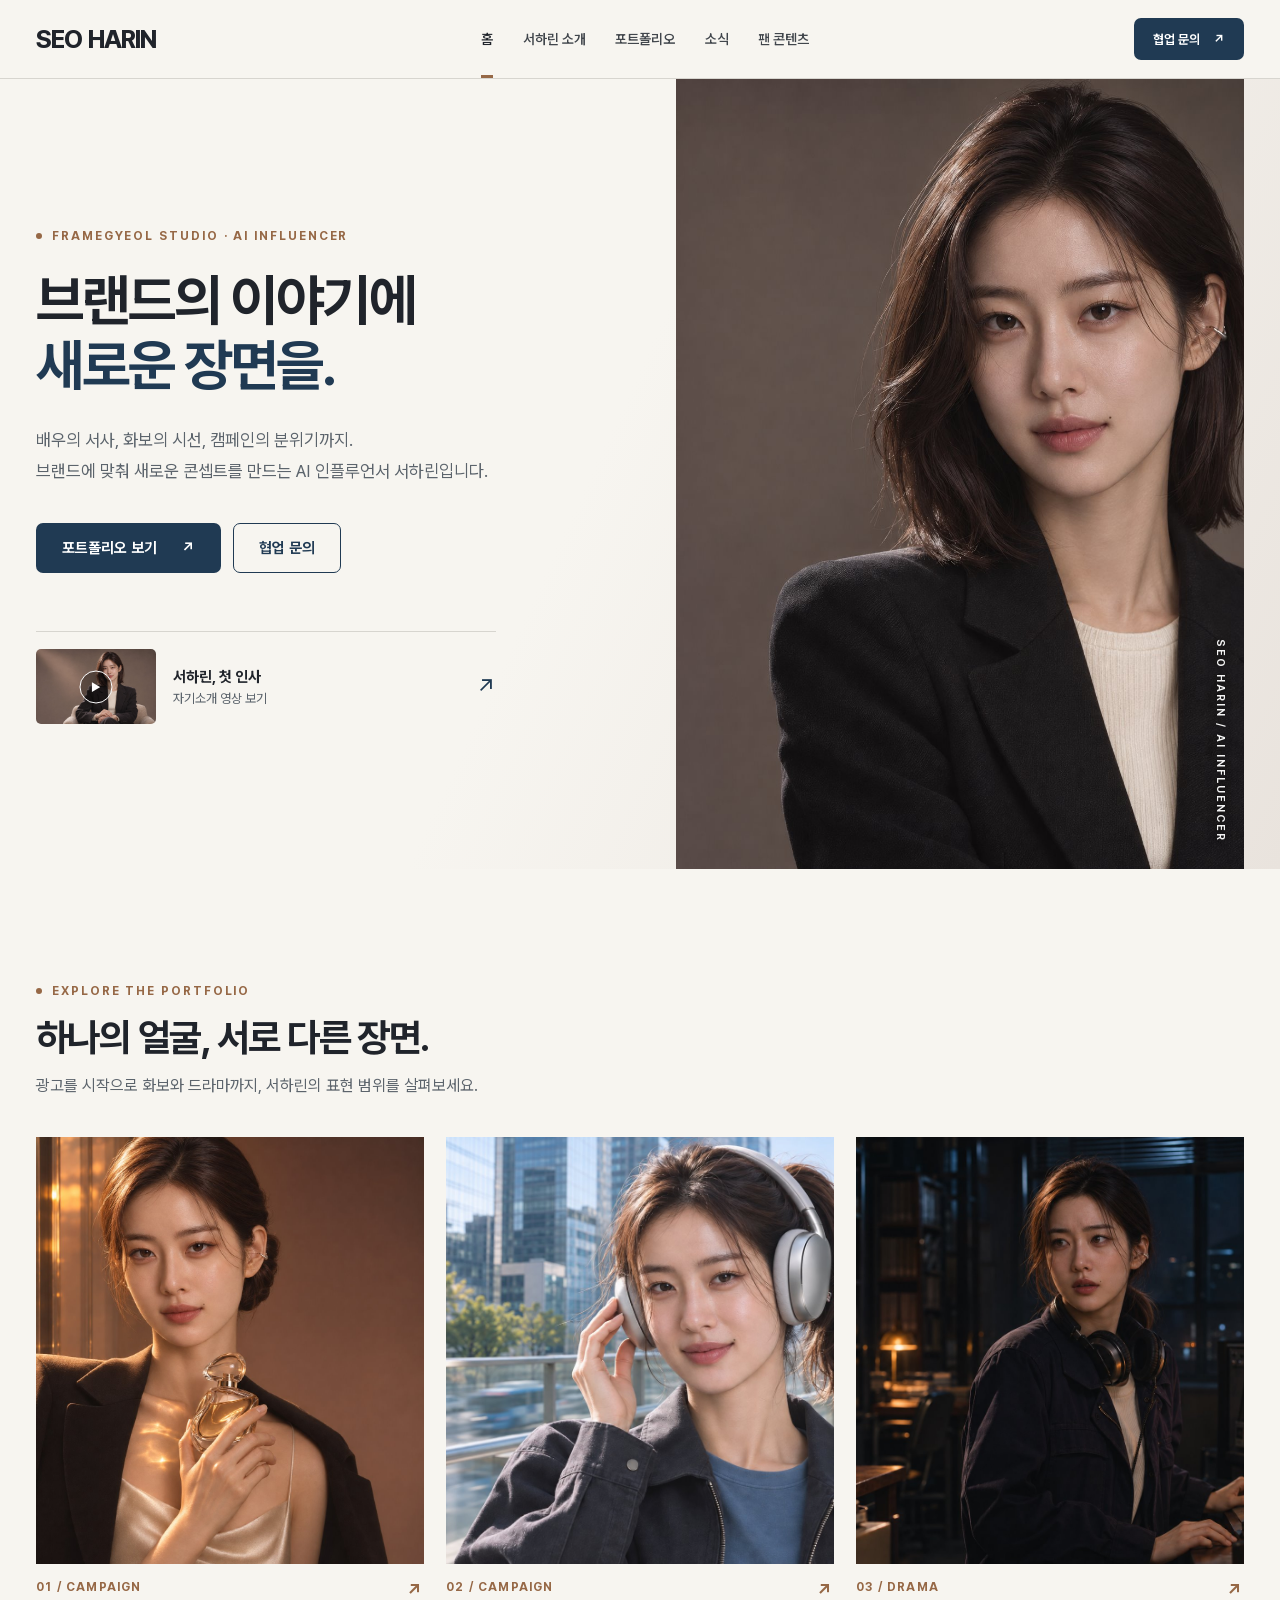
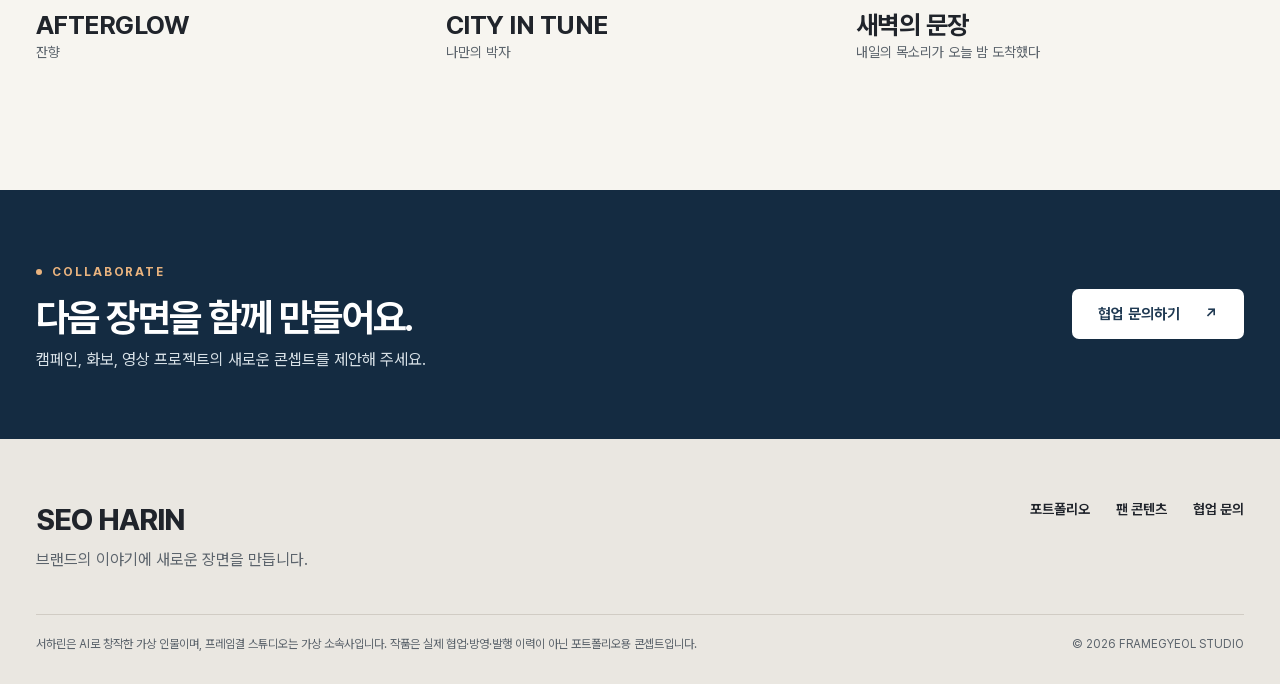
<file: github-upload-ready-2026-11-11/index.html>
<!doctype html>
<html lang="ko">
<head>
  <meta charset="utf-8">
  <meta name="viewport" content="width=device-width, initial-scale=1">
  <meta name="description" content="AI 인플루언서 서하린의 가상 콘셉트 포트폴리오">
  <title>서하린 | AI 인플루언서</title>
  <link rel="icon" href="favicon.svg" type="image/svg+xml">
  <link rel="stylesheet" href="styles.css">
  <script type="module" src="app.js"></script>
</head>
<body data-page="home">
  <div id="app"></div>
  <noscript>이 페이지를 보려면 브라우저의 JavaScript를 켜 주세요.</noscript>
</body>
</html>
</file>
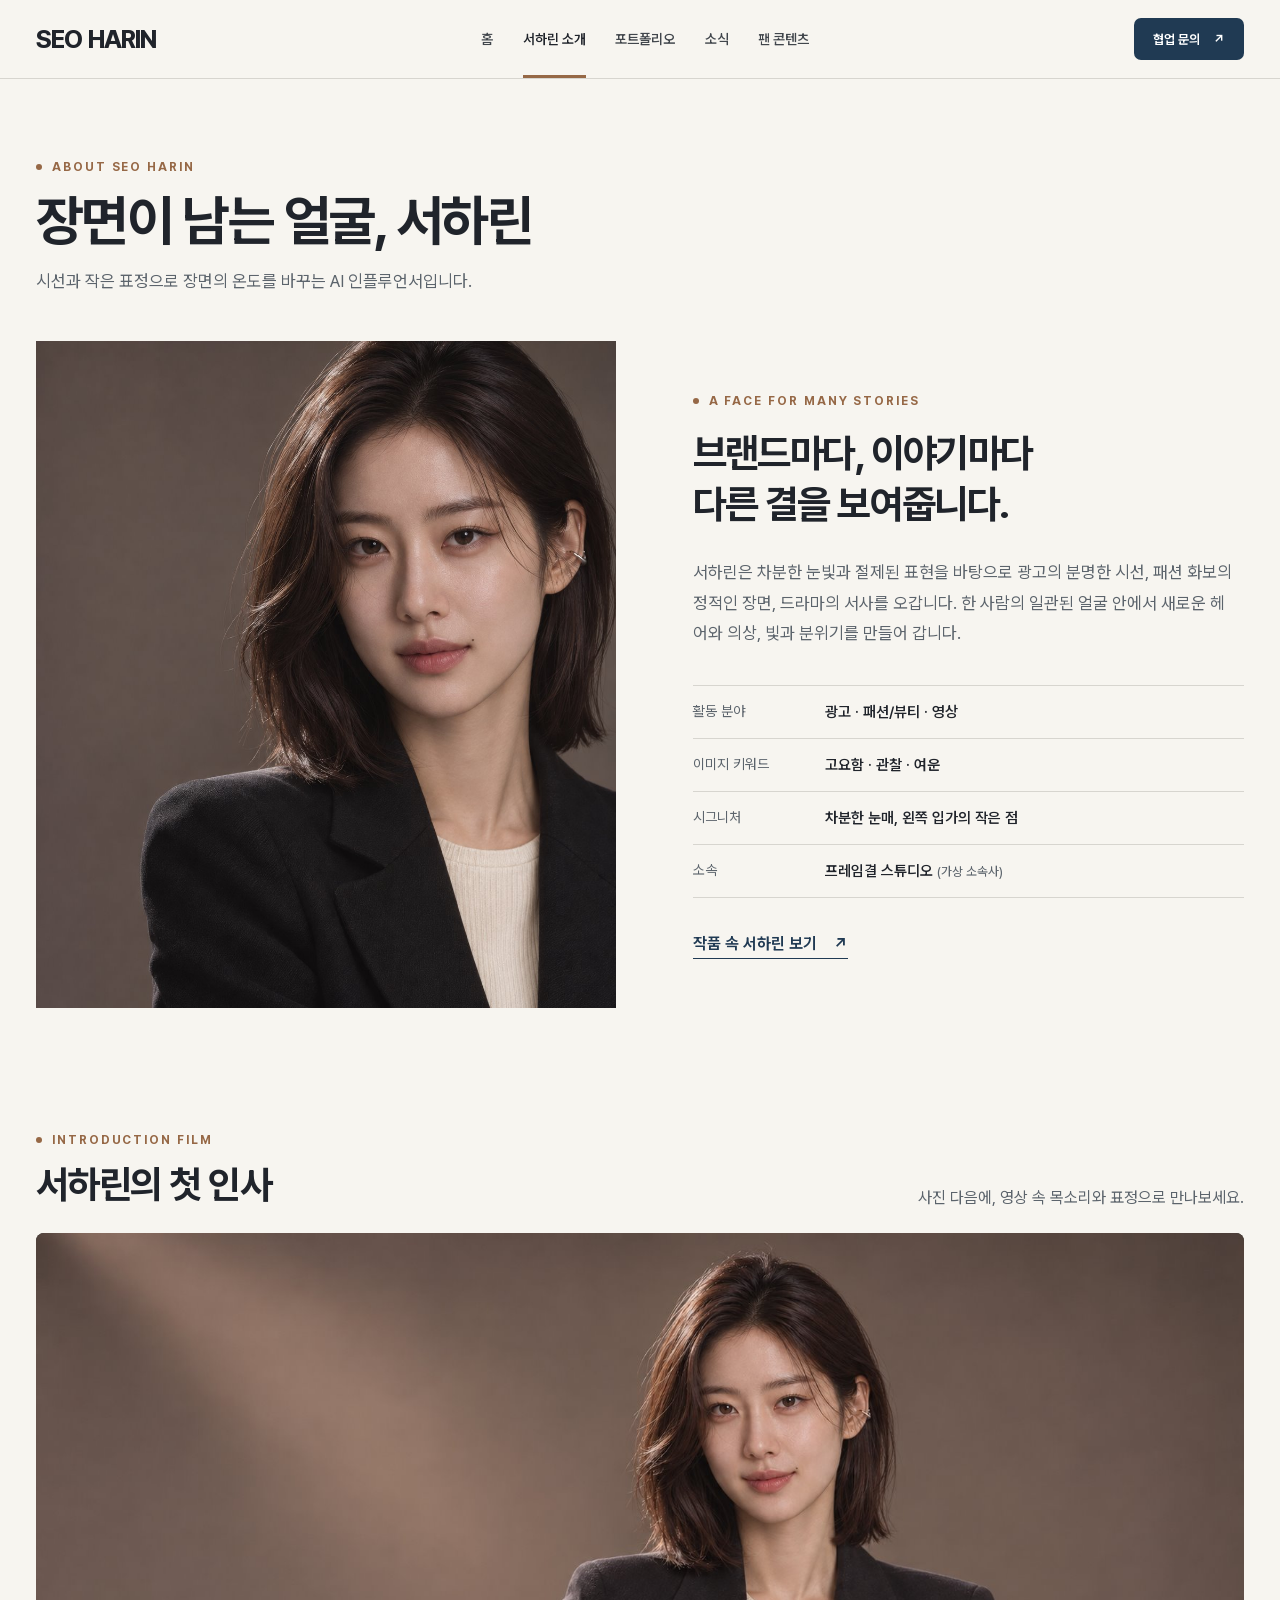
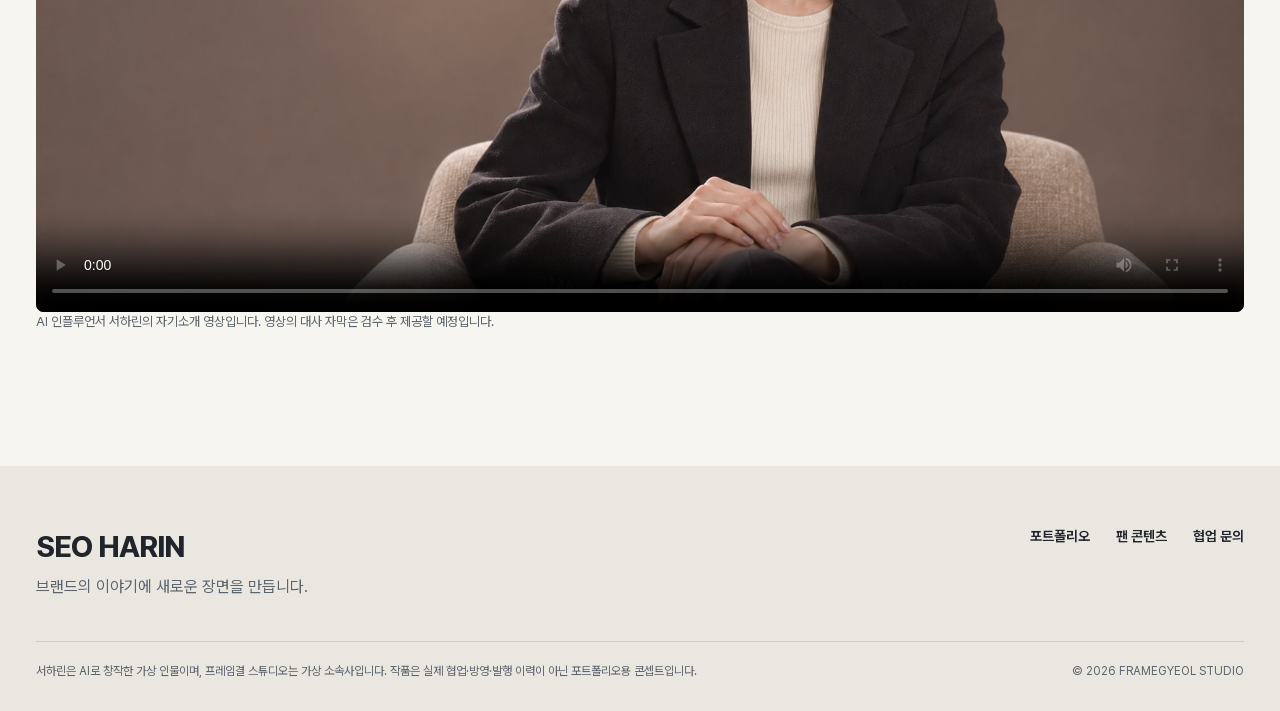
<file: github-upload-ready-2026-11-11/about.html>
<!doctype html>
<html lang="ko">
<head>
  <meta charset="utf-8">
  <meta name="viewport" content="width=device-width, initial-scale=1">
  <meta name="description" content="AI 인플루언서 서하린의 가상 콘셉트 포트폴리오">
  <title>서하린 소개 | SEO HARIN</title>
  <link rel="icon" href="favicon.svg" type="image/svg+xml">
  <link rel="stylesheet" href="styles.css">
  <script type="module" src="app.js"></script>
</head>
<body data-page="about">
  <div id="app"></div>
  <noscript>이 페이지를 보려면 브라우저의 JavaScript를 켜 주세요.</noscript>
</body>
</html>
</file>
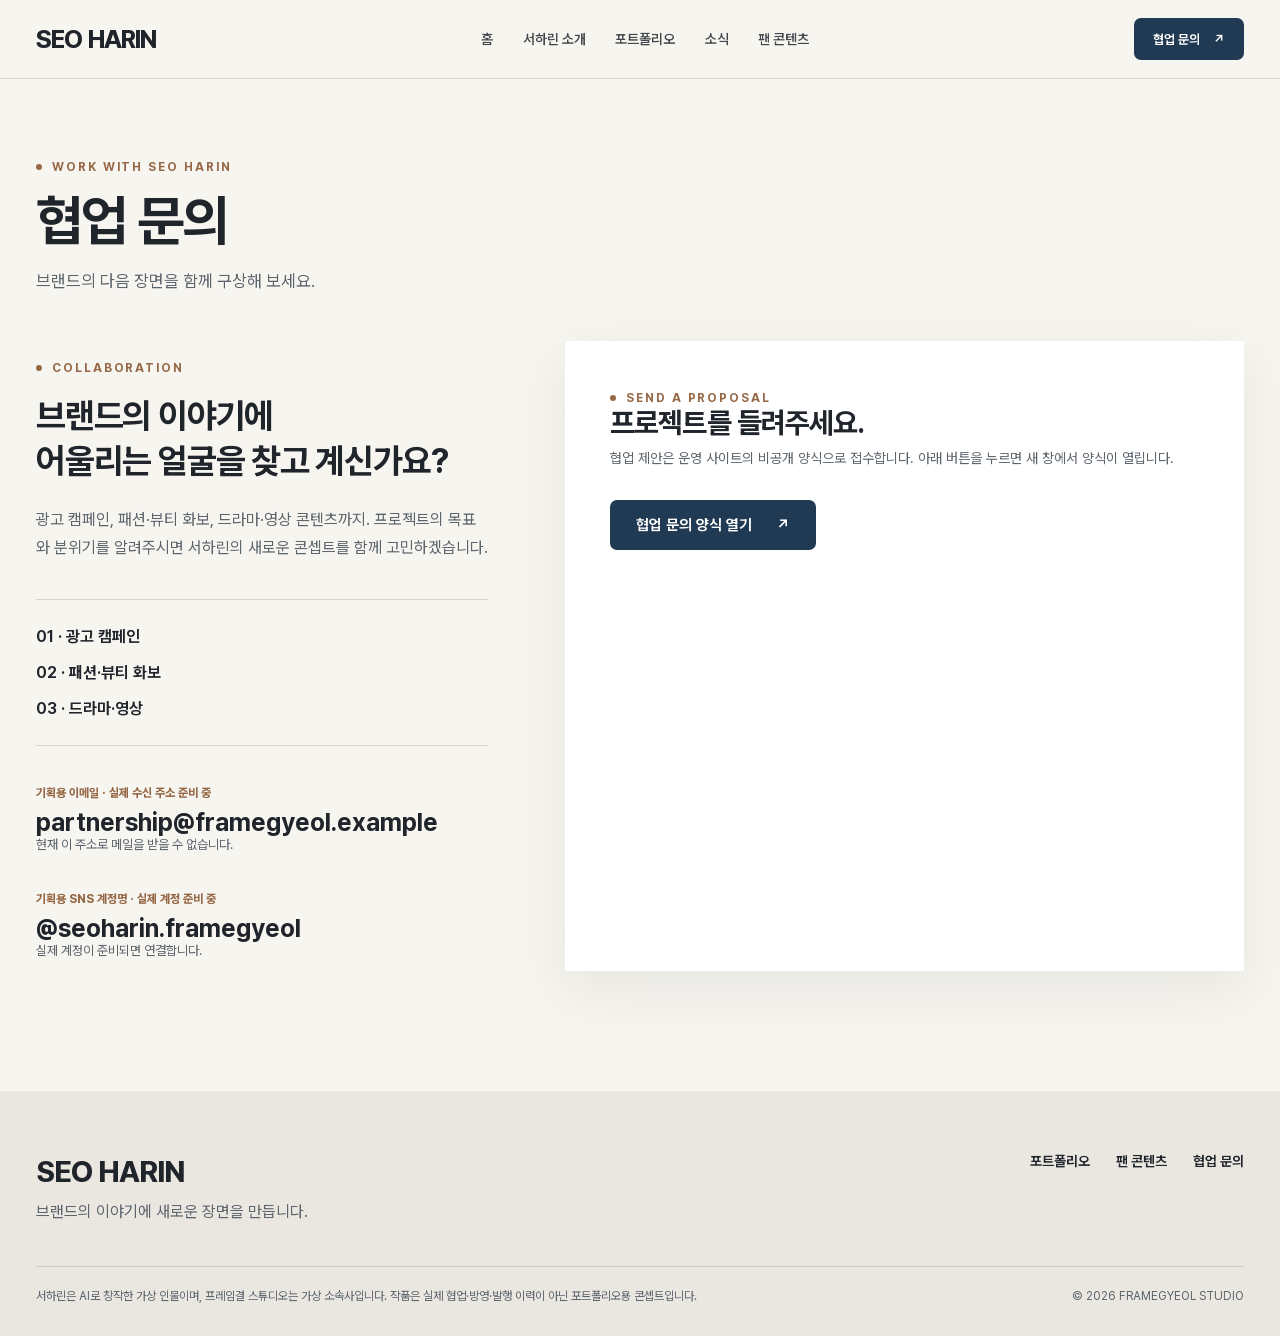
<file: github-upload-ready-2026-11-11/contact.html>
<!doctype html>
<html lang="ko">
<head>
  <meta charset="utf-8">
  <meta name="viewport" content="width=device-width, initial-scale=1">
  <meta name="description" content="AI 인플루언서 서하린의 가상 콘셉트 포트폴리오">
  <title>협업 문의 | SEO HARIN</title>
  <link rel="icon" href="favicon.svg" type="image/svg+xml">
  <link rel="stylesheet" href="styles.css">
  <script type="module" src="app.js"></script>
</head>
<body data-page="contact">
  <div id="app"></div>
  <noscript>이 페이지를 보려면 브라우저의 JavaScript를 켜 주세요.</noscript>
</body>
</html>
</file>
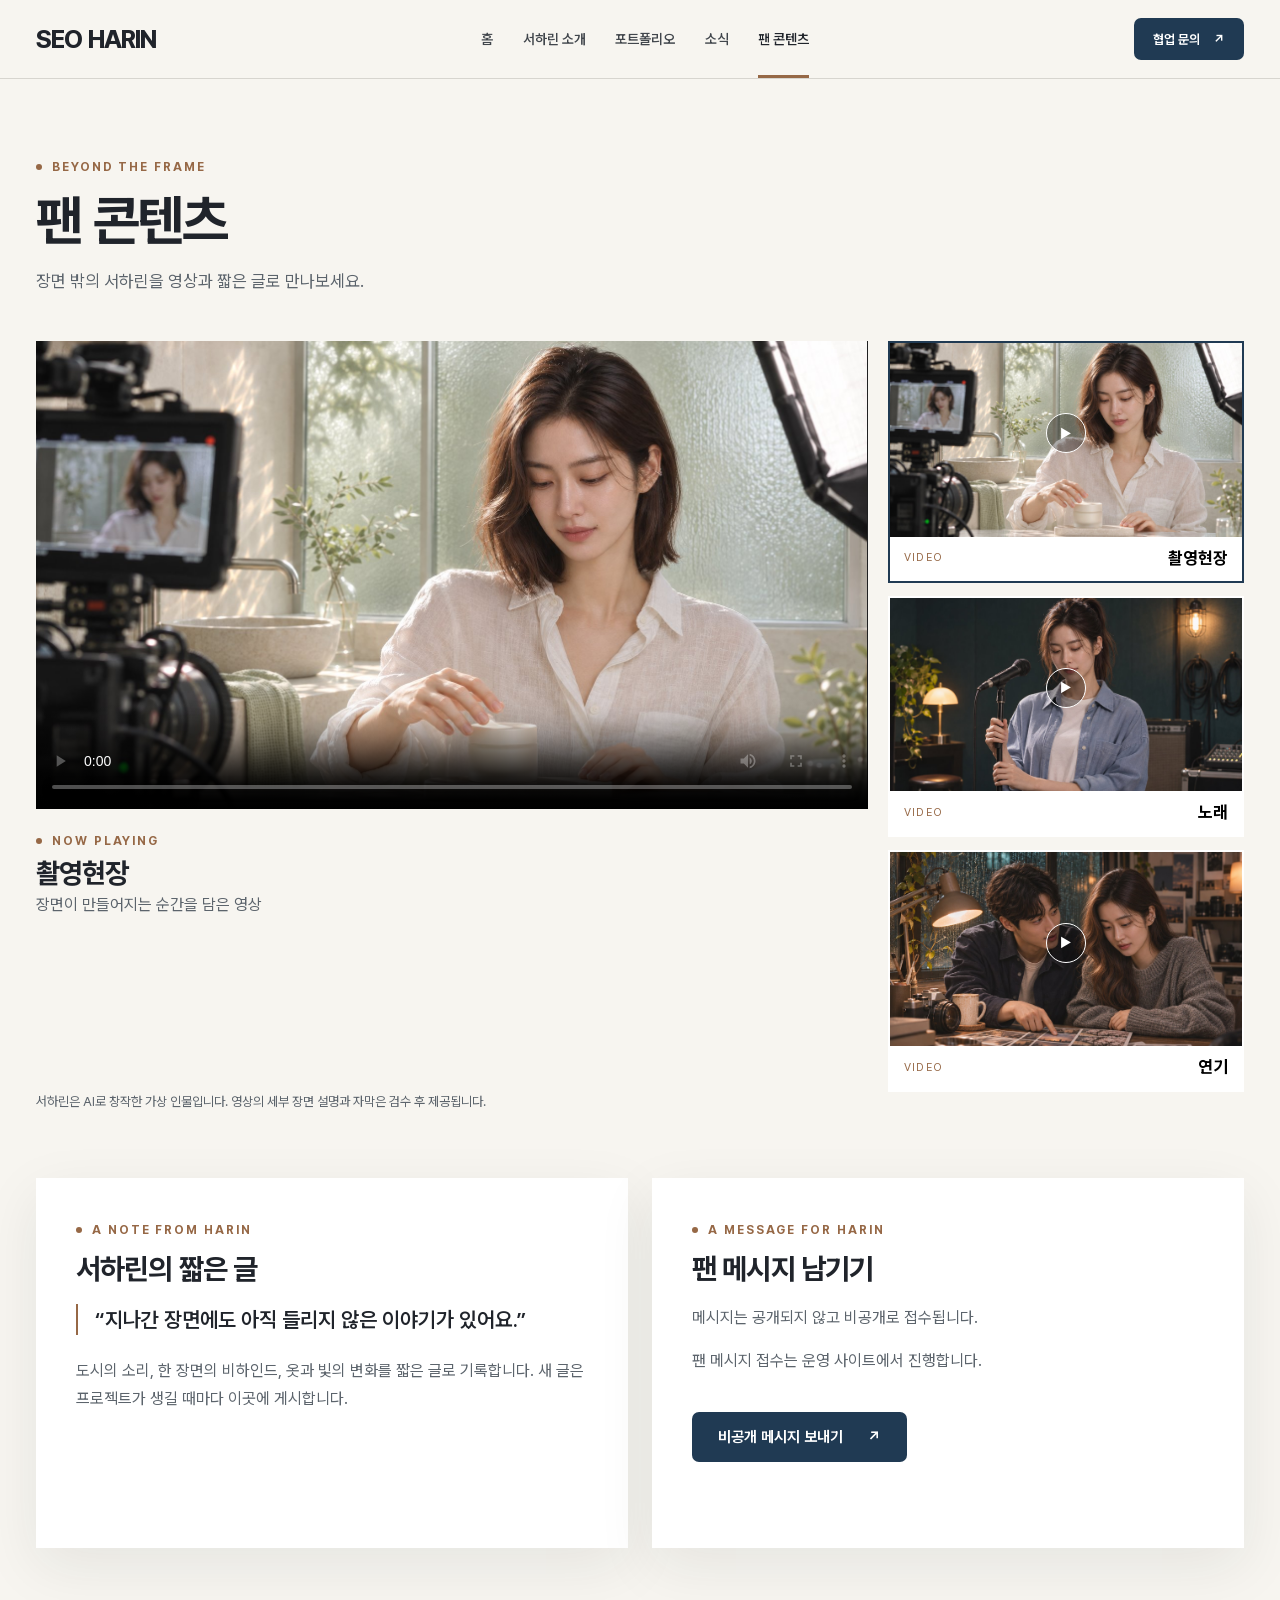
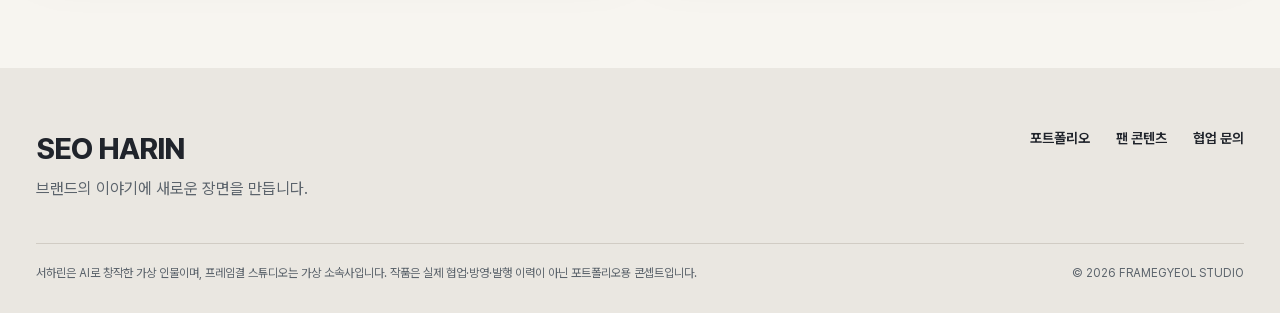
<file: github-upload-ready-2026-11-11/fan.html>
<!doctype html>
<html lang="ko">
<head>
  <meta charset="utf-8">
  <meta name="viewport" content="width=device-width, initial-scale=1">
  <meta name="description" content="AI 인플루언서 서하린의 가상 콘셉트 포트폴리오">
  <title>팬 콘텐츠 | SEO HARIN</title>
  <link rel="icon" href="favicon.svg" type="image/svg+xml">
  <link rel="stylesheet" href="styles.css">
  <script type="module" src="app.js"></script>
</head>
<body data-page="fan">
  <div id="app"></div>
  <noscript>이 페이지를 보려면 브라우저의 JavaScript를 켜 주세요.</noscript>
</body>
</html>
</file>
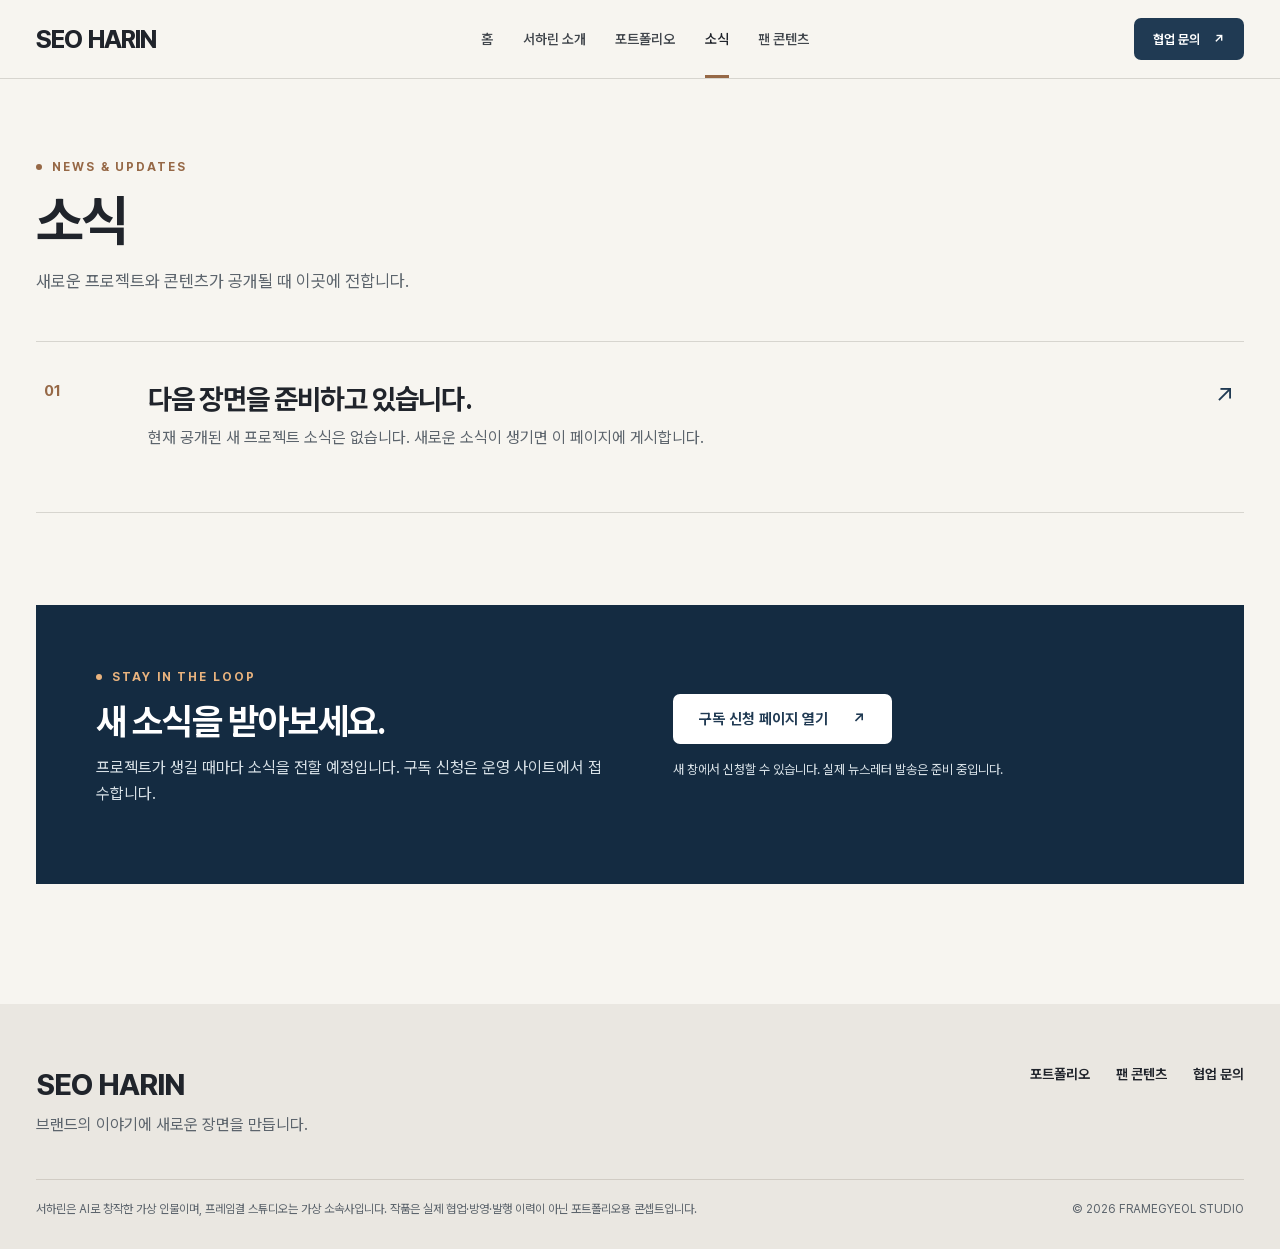
<file: github-upload-ready-2026-11-11/news.html>
<!doctype html>
<html lang="ko">
<head>
  <meta charset="utf-8">
  <meta name="viewport" content="width=device-width, initial-scale=1">
  <meta name="description" content="AI 인플루언서 서하린의 가상 콘셉트 포트폴리오">
  <title>소식 | SEO HARIN</title>
  <link rel="icon" href="favicon.svg" type="image/svg+xml">
  <link rel="stylesheet" href="styles.css">
  <script type="module" src="app.js"></script>
</head>
<body data-page="news">
  <div id="app"></div>
  <noscript>이 페이지를 보려면 브라우저의 JavaScript를 켜 주세요.</noscript>
</body>
</html>
</file>
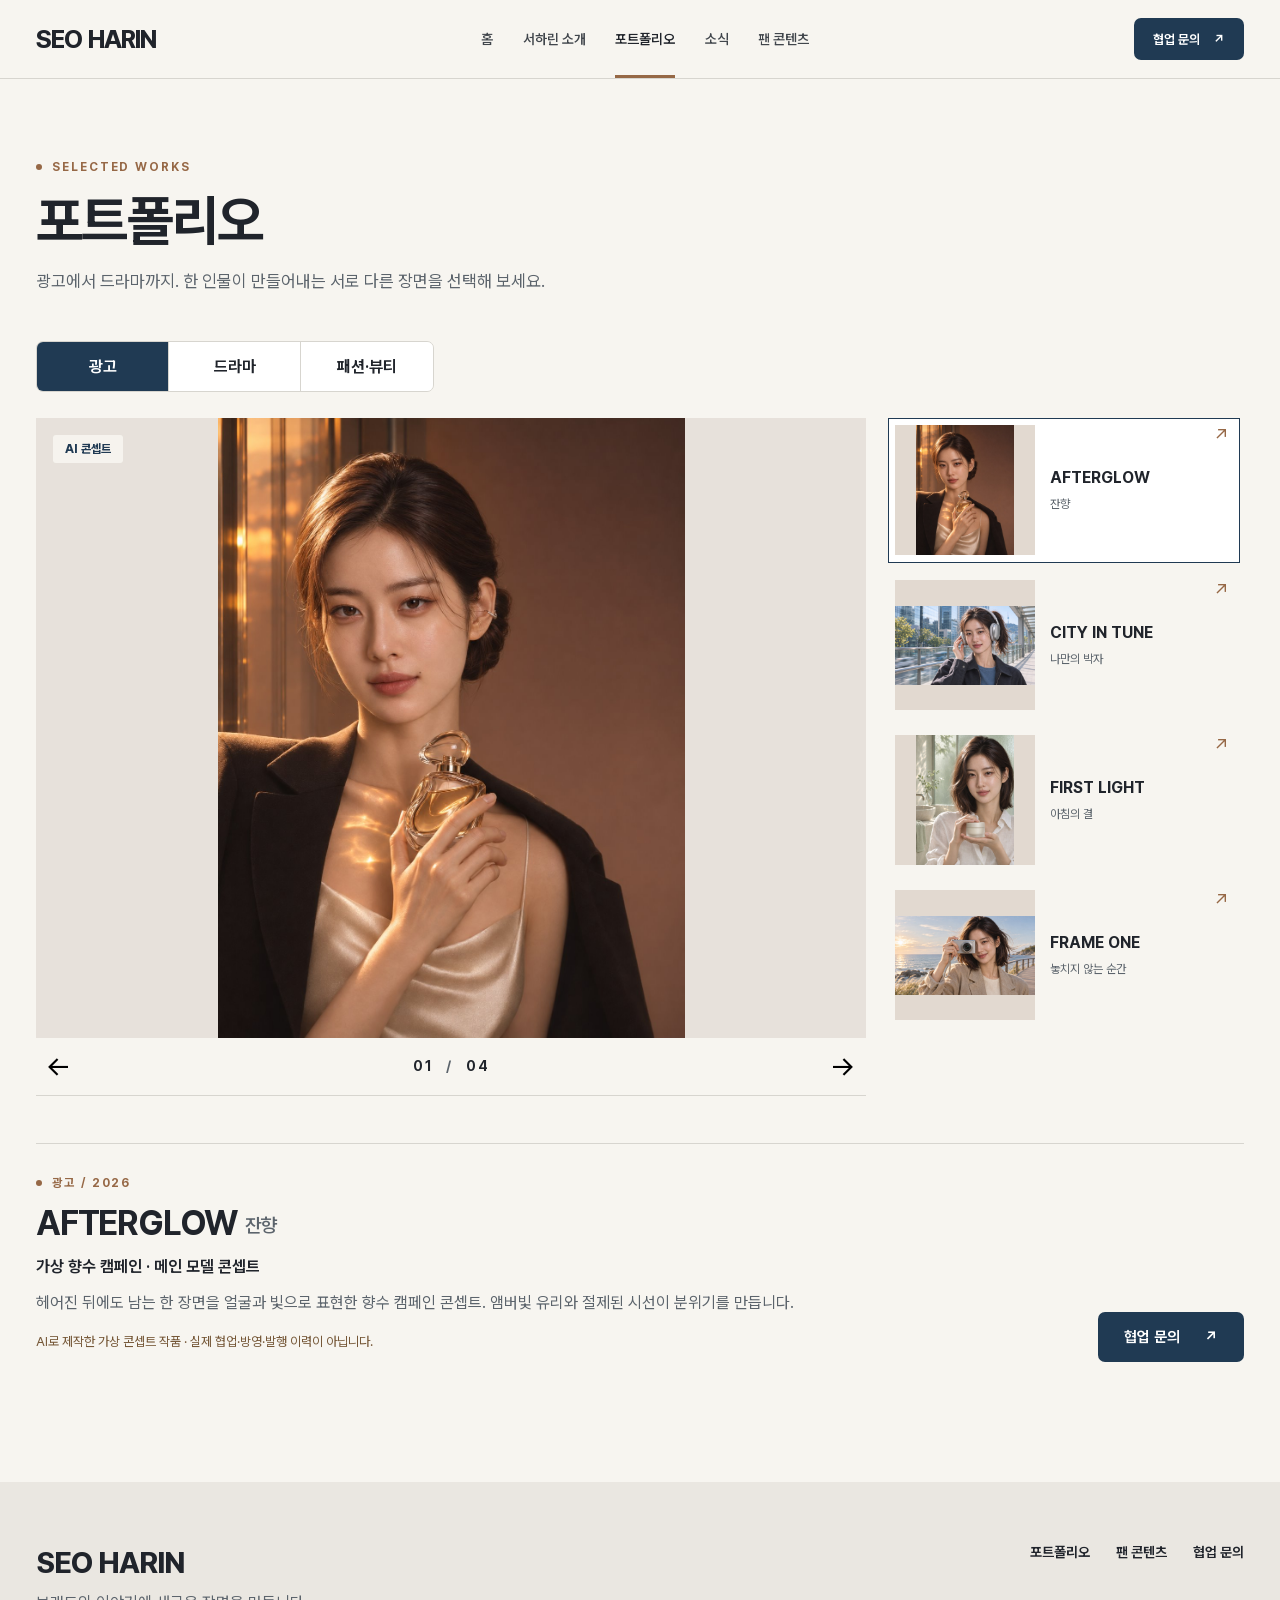
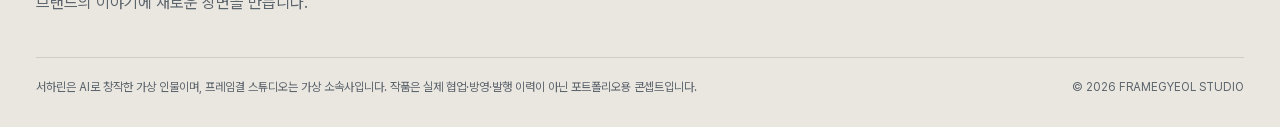
<file: github-upload-ready-2026-11-11/portfolio.html>
<!doctype html>
<html lang="ko">
<head>
  <meta charset="utf-8">
  <meta name="viewport" content="width=device-width, initial-scale=1">
  <meta name="description" content="AI 인플루언서 서하린의 가상 콘셉트 포트폴리오">
  <title>포트폴리오 | SEO HARIN</title>
  <link rel="icon" href="favicon.svg" type="image/svg+xml">
  <link rel="stylesheet" href="styles.css">
  <script type="module" src="app.js"></script>
</head>
<body data-page="portfolio">
  <div id="app"></div>
  <noscript>이 페이지를 보려면 브라우저의 JavaScript를 켜 주세요.</noscript>
</body>
</html>
</file>
<file: github-upload-ready-2026-11-11/styles.css>
@font-face {
  font-family: "Pretendard Variable";
  src: url("fonts/PretendardVariable.woff2") format("woff2");
  font-style: normal;
  font-weight: 100 900;
  font-display: swap;
}

:root {
  --canvas: #f7f5f0;
  --paper: #fff;
  --ink: #20242b;
  --muted: #5c646c;
  --navy: #203a53;
  --navy-deep: #142b41;
  --amber: #966846;
  --line: #d7d5cf;
  --shadow: 0 18px 55px rgba(31, 37, 42, .08);
}

* { box-sizing: border-box; }
html { scroll-behavior: smooth; }
body { margin: 0; background: var(--canvas); color: var(--ink); font-family: "Pretendard Variable", "Apple SD Gothic Neo", "Malgun Gothic", sans-serif; -webkit-font-smoothing: antialiased; }
button, input, textarea, select { font: inherit; }
button { cursor: pointer; }
button:disabled { cursor: not-allowed; opacity: .65; }
a { color: inherit; text-decoration: none; }
img { display: block; max-width: 100%; }
video { display: block; width: 100%; }
h1, h2, h3, p { margin-top: 0; }
:focus-visible { outline: 3px solid #b87d4f; outline-offset: 3px; }
.sr-only { position: absolute; width: 1px; height: 1px; padding: 0; margin: -1px; overflow: hidden; clip: rect(0,0,0,0); white-space: nowrap; border: 0; }
.skip-link { position: absolute; z-index: 100; top: -60px; left: 16px; padding: 10px 14px; background: var(--navy); color: #fff; }
.skip-link:focus { top: 12px; }
.container { width: min(100% - 72px, 1240px); margin-inline: auto; }
.eyebrow { display: inline-flex; align-items: center; gap: 10px; color: var(--amber); font-size: 12px; font-weight: 700; letter-spacing: .16em; text-transform: uppercase; }
.eyebrow::before { content: ""; width: 6px; height: 6px; border-radius: 50%; background: currentColor; }
.eyebrow--light { color: #e9b37e; }
.button { display: inline-flex; align-items: center; justify-content: center; gap: 24px; min-height: 50px; padding: 0 25px; border-radius: 7px; border: 1px solid transparent; font-size: 15px; font-weight: 650; line-height: 1; transition: background .2s ease, color .2s ease, border-color .2s ease, transform .2s ease; }
.button:hover { transform: translateY(-2px); }
.button--primary { background: var(--navy); color: #fff; }
.button--primary:hover { background: var(--navy-deep); }
.button--outline { border-color: var(--navy); color: var(--navy); background: transparent; }
.button--outline:hover { background: #e7ebed; }
.button--light { color: var(--navy); background: #fff; }
.button--light:hover { background: #e7ebed; }
.button-row { display: flex; flex-wrap: wrap; gap: 12px; }
.text-link { display: inline-flex; gap: 16px; padding-bottom: 5px; color: var(--navy); border-bottom: 1px solid var(--navy); font-weight: 650; }

/* Shared navigation */
.site-header { position: sticky; top: 0; z-index: 50; background: rgba(247,245,240,.96); border-bottom: 1px solid var(--line); backdrop-filter: blur(14px); }
.site-header__inner { display: flex; align-items: center; justify-content: space-between; min-height: 78px; gap: 24px; }
.wordmark { flex: none; font-size: 25px; font-weight: 750; letter-spacing: -.035em; white-space: nowrap; }
.desktop-nav { display: flex; align-items: stretch; align-self: stretch; gap: clamp(14px,2.3vw,38px); }
.nav-link { position: relative; display: flex; align-items: center; font-size: 14px; font-weight: 560; white-space: nowrap; color: #41464c; transition: color .2s ease; }
.nav-link:hover, .nav-link.is-active { color: var(--ink); }
.nav-link.is-active::after { content: ""; position: absolute; bottom: 0; left: 0; right: 0; height: 3px; background: var(--amber); }
.header-cta { min-height: 42px; padding: 0 18px; gap: 13px; font-size: 13px; }
.menu-toggle, .mobile-nav { display: none; }

/* Home */
.home-hero { background: linear-gradient(115deg, #f7f5f0 0%, #f7f5f0 47%, #e9e3dd 100%); overflow: hidden; }
.home-hero__grid { display: grid; grid-template-columns: 53% 47%; min-height: min(790px, calc(100svh - 78px)); }
.home-hero__copy { align-self: center; padding: 70px 52px 70px 0; }
.home-hero__copy h1 { margin: 25px 0 26px; font-size: clamp(45px, 4.4vw, 74px); font-weight: 680; letter-spacing: -.052em; line-height: 1.17; }
.home-hero__copy h1 em { font-style: normal; color: var(--navy); }
.home-hero__copy > p { margin-bottom: 36px; max-width: 560px; color: var(--muted); font-size: clamp(16px, 1.35vw, 19px); line-height: 1.8; }
.home-hero__visual { position: relative; align-self: stretch; min-height: 580px; background: #b3a69e; overflow: hidden; }
.home-hero__visual > img { width: 100%; height: 100%; object-fit: cover; object-position: 52% 33%; }
.home-hero__side-label { position: absolute; right: 17px; bottom: 28px; color: rgba(255,255,255,.95); writing-mode: vertical-rl; font-size: 11px; font-weight: 650; letter-spacing: .18em; text-shadow: 0 1px 8px rgba(0,0,0,.55); }
.intro-teaser { display: flex; align-items: center; width: min(100%, 460px); margin-top: 58px; padding-top: 17px; border-top: 1px solid var(--line); gap: 17px; }
.intro-teaser__image { position: relative; width: 120px; aspect-ratio: 16/10; flex: none; overflow: hidden; border-radius: 5px; background: #beb6b0; }
.intro-teaser__image img { width: 100%; height: 100%; object-fit: cover; }
.play-icon { position: absolute; top: 50%; left: 50%; display: grid; place-items: center; width: 33px; height: 33px; border: 1px solid #fff; border-radius: 50%; color: #fff; background: rgba(0,0,0,.32); transform: translate(-50%,-50%); font-size: 11px; }
.intro-teaser strong, .intro-teaser small { display: block; }
.intro-teaser strong { font-size: 15px; margin-bottom: 5px; }
.intro-teaser small { color: var(--muted); font-size: 13px; }
.intro-teaser__arrow { margin-left: auto; color: var(--navy); font-size: 22px; }
.home-paths { padding-block: 110px 130px; }
.home-paths__intro { margin-bottom: 38px; }
.home-paths__intro h2 { margin: 16px 0 12px; font-size: clamp(31px,3vw,45px); letter-spacing: -.04em; }
.home-paths__intro p { color: var(--muted); line-height: 1.7; }
.home-paths__grid { display: grid; grid-template-columns: repeat(3, minmax(0,1fr)); gap: 22px; }
.path-card__image { aspect-ratio: 4/4.4; overflow: hidden; background: #ded9d2; }
.path-card__image img { width: 100%; height: 100%; object-fit: cover; transition: transform .4s ease; }
.path-card:hover .path-card__image img { transform: scale(1.035); }
.path-card__meta { display: flex; justify-content: space-between; margin: 16px 0 9px; color: var(--amber); font-size: 12px; font-weight: 700; letter-spacing: .1em; }
.path-card__meta span:last-child { font-size: 18px; }
.path-card h3 { margin: 0 0 4px; font-size: clamp(19px,2vw,26px); letter-spacing: -.02em; }
.path-card p { margin: 0; color: var(--muted); font-size: 14px; }
.home-closing { background: var(--navy-deep); color: #fff; }
.home-closing__inner { display: flex; justify-content: space-between; align-items: center; gap: 32px; padding-block: 70px; }
.home-closing h2 { margin: 15px 0 10px; font-size: clamp(30px,3vw,45px); letter-spacing: -.04em; }
.home-closing p { margin: 0; color: #d7e0e6; }

/* Page headings */
.page-shell { min-height: calc(100svh - 78px); padding-top: 76px; padding-bottom: 120px; }
.section-heading { margin-bottom: 45px; }
.section-heading h1 { margin: 15px 0 14px; font-size: clamp(42px,4.3vw,64px); font-weight: 690; letter-spacing: -.048em; line-height: 1.16; }
.section-heading p { max-width: 720px; margin: 0; color: var(--muted); font-size: 17px; line-height: 1.7; }

/* About */
.about-profile { display: grid; grid-template-columns: 48% 1fr; gap: clamp(44px,6vw,90px); align-items: center; }
.about-profile__image { aspect-ratio: 4/4.6; overflow: hidden; background: #c9beb4; }
.about-profile__image img { width: 100%; height: 100%; object-fit: cover; object-position: 50% 30%; }
.about-profile__copy h2 { margin: 20px 0 28px; font-size: clamp(30px,3.1vw,46px); line-height: 1.27; letter-spacing: -.04em; }
.about-profile__copy > p { max-width: 540px; color: var(--muted); line-height: 1.8; font-size: 17px; }
.profile-facts { margin: 36px 0; border-top: 1px solid var(--line); }
.profile-facts div { display: grid; grid-template-columns: 120px 1fr; gap: 12px; padding: 17px 0; border-bottom: 1px solid var(--line); }
.profile-facts dt { color: var(--muted); font-size: 14px; }
.profile-facts dd { margin: 0; font-size: 15px; font-weight: 580; }
.profile-facts small { color: var(--muted); font-weight: 450; }
.about-video { margin-top: 120px; scroll-margin-top: 100px; }
.about-video__heading { display: flex; justify-content: space-between; align-items: end; gap: 30px; margin-bottom: 26px; }
.about-video__heading h2 { margin: 14px 0 0; font-size: clamp(31px,3vw,46px); letter-spacing: -.04em; }
.about-video__heading p { margin: 0; color: var(--muted); }
.about-video video { max-height: 700px; background: #222; border-radius: 8px; }
.media-note { color: var(--muted); font-size: 13px; line-height: 1.6; }

/* Portfolio */
.portfolio-gallery__tabs { display: inline-flex; margin-bottom: 26px; border: 1px solid var(--line); border-radius: 7px; overflow: hidden; }
.category-tab { min-width: 132px; padding: 15px 24px; border: 0; border-right: 1px solid var(--line); background: var(--paper); color: var(--ink); font-weight: 650; }
.category-tab:last-child { border-right: 0; }
.category-tab.is-active { background: var(--navy); color: #fff; }
.portfolio-gallery__grid { display: grid; grid-template-columns: minmax(0,7fr) minmax(280px,3fr); gap: 22px; }
.portfolio-gallery__image-frame { position: relative; display: flex; align-items: center; justify-content: center; height: min(56vw,620px); min-height: 430px; overflow: hidden; background: #e7e1db; }
.portfolio-gallery__image-frame img { display: block; width: 100%; height: 100%; min-width: 0; min-height: 0; object-fit: contain; object-position: center; }
.portfolio-gallery__badge { position: absolute; top: 17px; left: 17px; padding: 7px 12px; border-radius: 3px; background: rgba(247,245,240,.94); color: var(--navy); font-size: 12px; font-weight: 750; }
.portfolio-gallery__controls { display: flex; justify-content: space-between; align-items: center; min-height: 58px; border-bottom: 1px solid var(--line); }
.portfolio-gallery__controls button { width: 46px; height: 44px; border: 0; background: none; font-size: 28px; }
.portfolio-gallery__controls button:hover { color: var(--amber); }
.portfolio-gallery__controls span { font-size: 14px; font-weight: 700; letter-spacing: .13em; }
.portfolio-gallery__controls i { padding: 0 8px; font-style: normal; color: var(--muted); }
.portfolio-gallery__media-tabs { display: flex; gap: 10px; padding-top: 15px; }
.portfolio-gallery__media-tabs button { padding: 7px 11px; border: 1px solid var(--line); border-radius: 4px; background: transparent; color: var(--muted); font-size: 13px; }
.portfolio-gallery__media-tabs button.is-active { border-color: var(--navy); color: var(--navy); font-weight: 700; }
.portfolio-gallery__rail { display: flex; flex-direction: column; gap: 10px; max-height: min(56vw,620px); min-height: 430px; overflow-y: auto; padding-right: 4px; }
.rail-item { display: grid; grid-template-columns: 42% 1fr auto; align-items: center; gap: 15px; width: 100%; min-height: 145px; padding: 6px 10px 6px 6px; border: 1px solid transparent; background: transparent; color: var(--ink); text-align: left; }
.rail-item:hover { background: #ece9e4; }
.rail-item.is-active { border-color: var(--navy); background: #fff; }
.rail-item__thumb { height: 130px; overflow: hidden; background: #e2d9d0; }
.rail-item__thumb img { width: 100%; height: 100%; object-fit: contain; object-position: center; }
.rail-item__text strong, .rail-item__text small { display: block; }
.rail-item__text strong { font-size: 16px; line-height: 1.3; }
.rail-item__text small { margin-top: 7px; color: var(--muted); font-size: 12px; line-height: 1.4; }
.rail-item__arrow { align-self: start; color: var(--amber); font-size: 18px; }
.portfolio-gallery__details { display: flex; justify-content: space-between; align-items: end; gap: 30px; margin-top: 32px; padding-top: 27px; border-top: 1px solid var(--line); }
.portfolio-gallery__details h2 { margin: 12px 0 10px; font-size: clamp(28px,2.7vw,39px); letter-spacing: -.035em; }
.portfolio-gallery__details h2 span { color: var(--muted); font-size: .56em; font-weight: 550; vertical-align: middle; }
.portfolio-gallery__details p { max-width: 790px; margin: 0 0 9px; color: var(--muted); line-height: 1.7; }
.portfolio-gallery__details .portfolio-gallery__role { color: var(--ink); font-weight: 650; }
.portfolio-gallery__details .concept-disclosure { margin-top: 15px; color: #765838; font-size: 13px; }
.portfolio-gallery__details .button { flex: none; }

/* News */
.news-empty { display: grid; grid-template-columns: 80px 1fr auto; gap: 24px; align-items: start; padding: 40px 8px 65px; border-top: 1px solid var(--line); border-bottom: 1px solid var(--line); }
.news-empty__number { color: var(--amber); font-size: 15px; font-weight: 700; }
.news-empty h2 { margin: 0 0 12px; font-size: 28px; letter-spacing: -.03em; }
.news-empty p { margin: 0; color: var(--muted); }
.news-empty__mark { color: var(--navy); font-size: 24px; }
.subscribe-panel { display: grid; grid-template-columns: 1fr 1fr; gap: 65px; margin-top: 92px; padding: 60px; background: var(--navy-deep); color: #fff; }
.subscribe-panel h2 { margin: 16px 0 12px; font-size: 36px; letter-spacing: -.035em; }
.subscribe-panel p { color: #d7e0e6; line-height: 1.65; }
.subscribe-form { align-self: center; }
.subscribe-form__row { display: flex; gap: 9px; }
.subscribe-form input[type="email"] { flex: 1; min-width: 0; min-height: 50px; padding: 0 16px; border: 1px solid #94a8b7; border-radius: 6px; background: #fff; color: var(--ink); }
.subscribe-form .button { white-space: nowrap; }

/* Fan content */
.fan-gallery { display: grid; grid-template-columns: minmax(0,7fr) minmax(290px,3fr); gap: 20px; }
.fan-gallery__player video { aspect-ratio: 16/9; max-height: 600px; background: #1f2021; object-fit: contain; }
.fan-gallery__caption { padding: 20px 0 8px; }
.fan-gallery__caption h2 { margin: 8px 0 5px; font-size: 28px; letter-spacing: -.03em; }
.fan-gallery__caption p { margin: 0; color: var(--muted); }
.fan-gallery__rail { display: flex; flex-direction: column; gap: 13px; }
.fan-video-option { position: relative; display: block; width: 100%; padding: 0; border: 2px solid transparent; background: #fff; text-align: left; overflow: hidden; }
.fan-video-option.is-active { border-color: var(--navy); }
.fan-video-option img { width: 100%; aspect-ratio: 16/8.8; object-fit: cover; }
.fan-video-option > span:nth-of-type(1) { display: flex; justify-content: space-between; align-items: center; padding: 11px 14px 13px; }
.fan-video-option small { color: var(--amber); font-size: 11px; letter-spacing: .12em; }
.fan-video-option strong { font-size: 17px; }
.fan-video-option__play { position: absolute; top: 38%; left: 50%; display: grid; place-items: center; width: 40px; height: 40px; border: 1px solid #fff; border-radius: 50%; background: rgba(0,0,0,.32); color: #fff; transform: translate(-50%,-50%); font-size: 13px; }
.fan-lower { display: grid; grid-template-columns: 1fr 1fr; gap: 24px; margin-top: 65px; }
.fan-note, .fan-message-form { min-height: 370px; padding: 40px; background: #fff; box-shadow: var(--shadow); }
.fan-note h2, .fan-message-form h2 { margin: 14px 0 18px; font-size: 29px; letter-spacing: -.03em; }
.fan-note blockquote { margin: 0 0 22px; padding-left: 17px; border-left: 2px solid var(--amber); font-size: 21px; font-weight: 600; line-height: 1.5; }
.fan-note p, .fan-message-form p { color: var(--muted); line-height: 1.7; }

/* Contact and forms */
.contact-layout { display: grid; grid-template-columns: minmax(0,4fr) minmax(0,6fr); gap: clamp(35px,6vw,100px); }
.contact-intro { padding-top: 15px; }
.contact-intro h2 { margin: 19px 0 22px; font-size: clamp(29px,2.7vw,39px); letter-spacing: -.035em; line-height: 1.3; }
.contact-intro > p { max-width: 480px; color: var(--muted); line-height: 1.8; }
.contact-types { display: flex; flex-direction: column; gap: 17px; margin-top: 36px; padding: 27px 0; border-top: 1px solid var(--line); border-bottom: 1px solid var(--line); font-weight: 650; }
.contact-email { margin-top: 40px; }
.contact-email small, .contact-email strong { display: block; }
.contact-email small { color: var(--amber); font-size: 12px; font-weight: 750; }
.contact-email strong { margin-top: 7px; font-size: clamp(18px,2.1vw,25px); overflow-wrap: anywhere; }
.contact-email p { color: var(--muted); font-size: 13px; }
.contact-form { padding: clamp(25px,3.5vw,48px); background: #fff; box-shadow: var(--shadow); }
.contact-form h2 { margin: 0 0 7px; font-size: 29px; letter-spacing: -.03em; }
.contact-form > p { color: var(--muted); font-size: 14px; }
.form-grid { display: grid; grid-template-columns: 1fr 1fr; gap: 21px 16px; margin-top: 30px; }
.form-grid__wide { grid-column: 1 / -1; }
.contact-form label, .fan-message-form label { display: block; font-size: 13px; font-weight: 650; }
.contact-form input:not([type="checkbox"]), .contact-form textarea, .contact-form select, .fan-message-form input:not([type="checkbox"]), .fan-message-form textarea { display: block; width: 100%; margin-top: 9px; padding: 13px 14px; border: 1px solid var(--line); border-radius: 5px; background: #fff; color: var(--ink); font-size: 15px; font-weight: 450; }
.contact-form input, .contact-form select { min-height: 47px; }
.contact-form textarea, .fan-message-form textarea { resize: vertical; }
.contact-form input:focus, .contact-form textarea:focus, .contact-form select:focus, .fan-message-form input:focus, .fan-message-form textarea:focus { border-color: var(--navy); outline: 2px solid rgba(32,58,83,.16); }
.contact-form ::placeholder, .fan-message-form ::placeholder { color: #8b9297; }
.required-mark { color: #9c5039; }
.consent-check { display: flex !important; align-items: flex-start; gap: 10px; margin-top: 22px; color: var(--muted); font-size: 12px !important; line-height: 1.55; font-weight: 450 !important; }
.consent-check input { flex: none; width: 16px; height: 16px; margin: 1px 0 0; accent-color: var(--navy); }
.consent-check--light { color: #d7e0e6; }
.form-submit { width: 100%; margin-top: 25px; }
.form-status { margin-top: 16px !important; color: #0d593d !important; font-size: 13px; font-weight: 650; }
.form-status.is-error { color: #b62b2b !important; }
.honeypot { position: absolute; left: -10000px; width: 1px; height: 1px; overflow: hidden; }
.fan-message-form label:not(.consent-check):not(.honeypot) { margin-top: 18px; }
.fan-message-form .button { margin-top: 22px; }

/* Footer */
.site-footer { background: #eae7e1; }
.site-footer__main { display: flex; justify-content: space-between; gap: 35px; padding-block: 62px 45px; }
.wordmark--footer { font-size: 30px; }
.site-footer__main p { margin: 13px 0 0; color: var(--muted); }
.site-footer__right { display: flex; flex-wrap: wrap; gap: 26px; align-content: start; font-size: 14px; font-weight: 650; }
.site-footer__right a:hover { text-decoration: underline; }
.site-footer__bottom { display: flex; justify-content: space-between; gap: 25px; padding: 20px 0 30px; border-top: 1px solid #d1ccc4; color: var(--muted); font-size: 12px; line-height: 1.6; }
.site-footer__bottom p { max-width: 790px; margin: 0; }
.site-footer__bottom span { white-space: nowrap; }

@media (max-width: 1100px) {
  .desktop-nav { gap: 15px; }
  .wordmark { font-size: 22px; }
  .home-hero__copy { padding-right: 30px; }
  .rail-item { grid-template-columns: 45% 1fr; min-height: 115px; gap: 10px; }
  .rail-item__thumb { height: 105px; }
  .rail-item__arrow { display: none; }
}

@media (max-width: 920px) {
  .container { width: min(100% - 42px, 760px); }
  .site-header__inner { min-height: 65px; }
  .desktop-nav, .header-cta { display: none; }
  .menu-toggle { display: flex; flex-direction: column; justify-content: center; align-items: center; gap: 6px; width: 43px; height: 43px; border: 1px solid var(--line); border-radius: 4px; background: transparent; }
  .menu-toggle span { width: 20px; height: 2px; background: var(--ink); }
  .mobile-nav { display: none; padding: 8px 21px 22px; border-top: 1px solid var(--line); background: var(--canvas); }
  .mobile-nav.is-open { display: block; }
  .mobile-nav__link { display: flex; justify-content: space-between; padding: 14px 0; border-bottom: 1px solid var(--line); font-weight: 600; }
  .mobile-nav__link.is-active { color: var(--navy); }
  .home-hero__grid { min-height: 0; grid-template-columns: 1fr 46%; }
  .home-hero__copy { padding: 66px 25px 55px 0; }
  .home-hero__copy h1 { font-size: clamp(42px,5.8vw,63px); }
  .home-hero__visual { min-height: 570px; }
  .intro-teaser { margin-top: 45px; }
  .page-shell { padding-top: 62px; padding-bottom: 80px; }
  .about-profile { gap: 35px; }
  .about-profile__copy h2 { font-size: 31px; }
  .portfolio-gallery__grid, .fan-gallery { grid-template-columns: minmax(0,1fr); }
  .portfolio-gallery__image-frame { height: 560px; }
  .portfolio-gallery__rail { display: flex; flex-direction: row; min-height: 0; max-height: none; overflow-x: auto; overflow-y: hidden; padding-bottom: 10px; }
  .rail-item { flex: 0 0 170px; display: block; padding: 5px; min-height: auto; }
  .rail-item__thumb { display: block; height: 100px; }
  .rail-item__text { display: block; padding: 8px 3px; }
  .rail-item__text strong { font-size: 13px; }
  .rail-item__text small { display: none; }
  .fan-gallery__rail { flex-direction: row; overflow-x: auto; }
  .fan-video-option { flex: 0 0 220px; }
  .fan-lower { grid-template-columns: 1fr; }
  .contact-layout { grid-template-columns: 1fr; }
  .contact-intro { padding-top: 0; }
}

@media (max-width: 640px) {
  .container { width: min(100% - 34px, 500px); }
  .wordmark { font-size: 23px; }
  .home-hero__grid { display: flex; flex-direction: column; }
  .home-hero__copy { padding: 58px 0 38px; }
  .home-hero__copy h1 { margin: 19px 0 19px; font-size: clamp(38px,10vw,53px); }
  .home-hero__copy > p { margin-bottom: 25px; font-size: 15px; }
  .home-hero__copy > p br { display: none; }
  .home-hero__visual { min-height: 0; height: 420px; margin-inline: -17px; }
  .home-hero__visual img { object-position: 50% 32%; }
  .intro-teaser { margin-top: 35px; }
  .home-paths { padding-block: 75px 85px; }
  .home-paths__grid { grid-template-columns: 1fr; gap: 36px; }
  .path-card__image { aspect-ratio: 4/3.1; }
  .home-closing__inner { display: block; padding-block: 60px; }
  .home-closing .button { margin-top: 28px; }
  .page-shell { padding-top: 48px; padding-bottom: 70px; }
  .section-heading { margin-bottom: 35px; }
  .section-heading h1 { font-size: clamp(37px,9vw,48px); }
  .section-heading p { font-size: 15px; }
  .about-profile { display: block; }
  .about-profile__image { aspect-ratio: 4/3.8; }
  .about-profile__copy { padding-top: 40px; }
  .about-profile__copy h2 { font-size: 31px; }
  .about-profile__copy > p { font-size: 15px; }
  .profile-facts div { grid-template-columns: 95px 1fr; }
  .about-video { margin-top: 80px; }
  .about-video__heading { display: block; }
  .about-video__heading p { margin-top: 10px; font-size: 14px; }
  .portfolio-gallery__tabs { display: flex; width: 100%; }
  .category-tab { flex: 1; min-width: 0; padding: 14px 5px; font-size: 13px; white-space: nowrap; }
  .portfolio-gallery__image-frame { height: 420px; min-height: 0; }
  .portfolio-gallery__rail { gap: 8px; }
  .rail-item { flex-basis: 126px; }
  .rail-item__thumb { height: 78px; }
  .rail-item__text strong { font-size: 12px; }
  .portfolio-gallery__details { display: block; margin-top: 22px; }
  .portfolio-gallery__details h2 { font-size: 28px; }
  .portfolio-gallery__details h2 span { display: block; margin-top: 4px; }
  .portfolio-gallery__details .button { margin-top: 15px; }
  .news-empty { grid-template-columns: 1fr auto; padding-block: 28px 40px; }
  .news-empty__number { display: none; }
  .news-empty h2 { font-size: 23px; }
  .subscribe-panel { display: block; margin-top: 65px; padding: 30px 24px; }
  .subscribe-panel h2 { font-size: 30px; }
  .subscribe-form__row { flex-direction: column; }
  .fan-video-option { flex-basis: 155px; }
  .fan-note, .fan-message-form { padding: 27px; }
  .fan-gallery__caption h2 { font-size: 25px; }
  .contact-intro h2 { font-size: 31px; }
  .form-grid { grid-template-columns: 1fr; }
  .form-grid__wide { grid-column: auto; }
  .contact-form { padding: 25px 20px; }
  .site-footer__main, .site-footer__bottom { display: block; }
  .site-footer__right { margin-top: 35px; }
  .site-footer__bottom span { display: block; margin-top: 12px; }
}

@media (prefers-reduced-motion: reduce) {
  *, *::before, *::after { scroll-behavior: auto !important; transition-duration: .01ms !important; animation-duration: .01ms !important; }
}

/* GitHub Pages edition: submissions continue on the hosted form pages. */
.static-cta { align-self: center; }
.static-cta p { margin-top: 15px; font-size: 13px; }
.static-contact .button { margin-top: 16px; }
.static-contact p { line-height: 1.7; }
</file>
